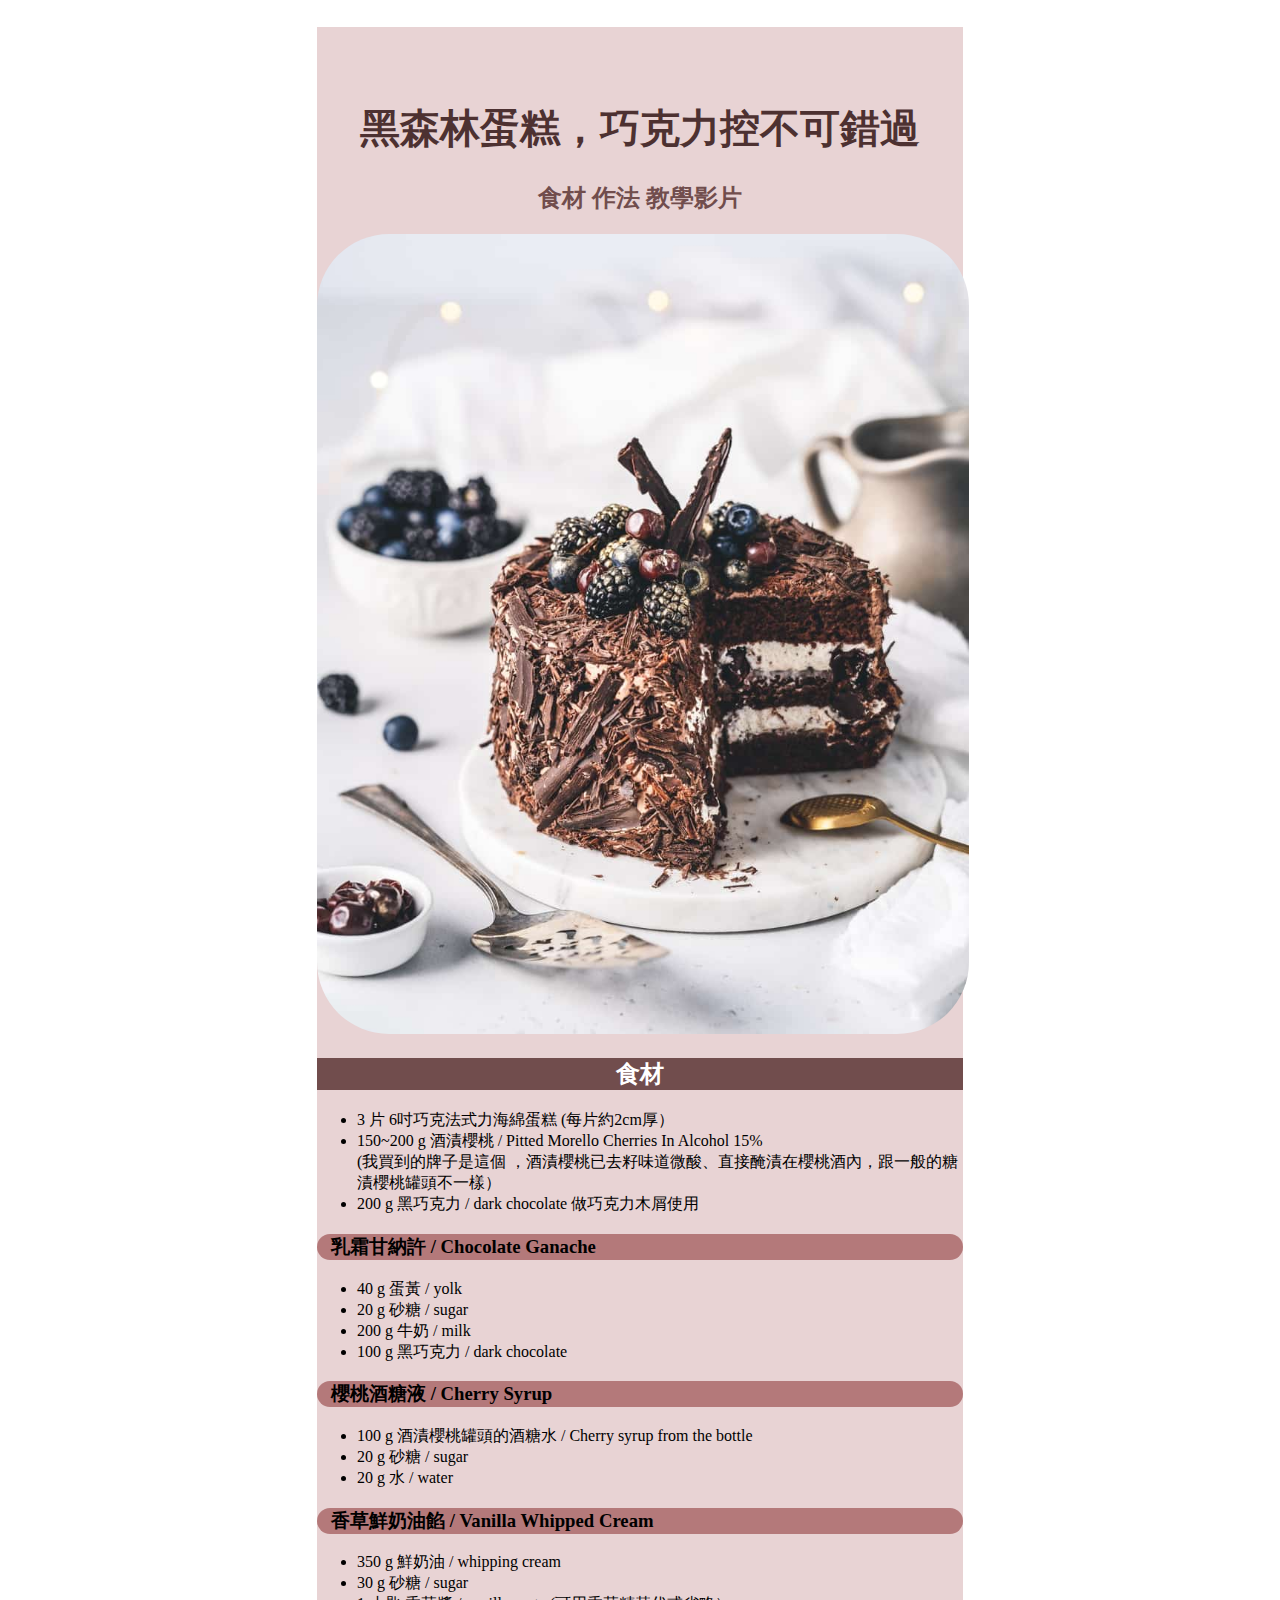
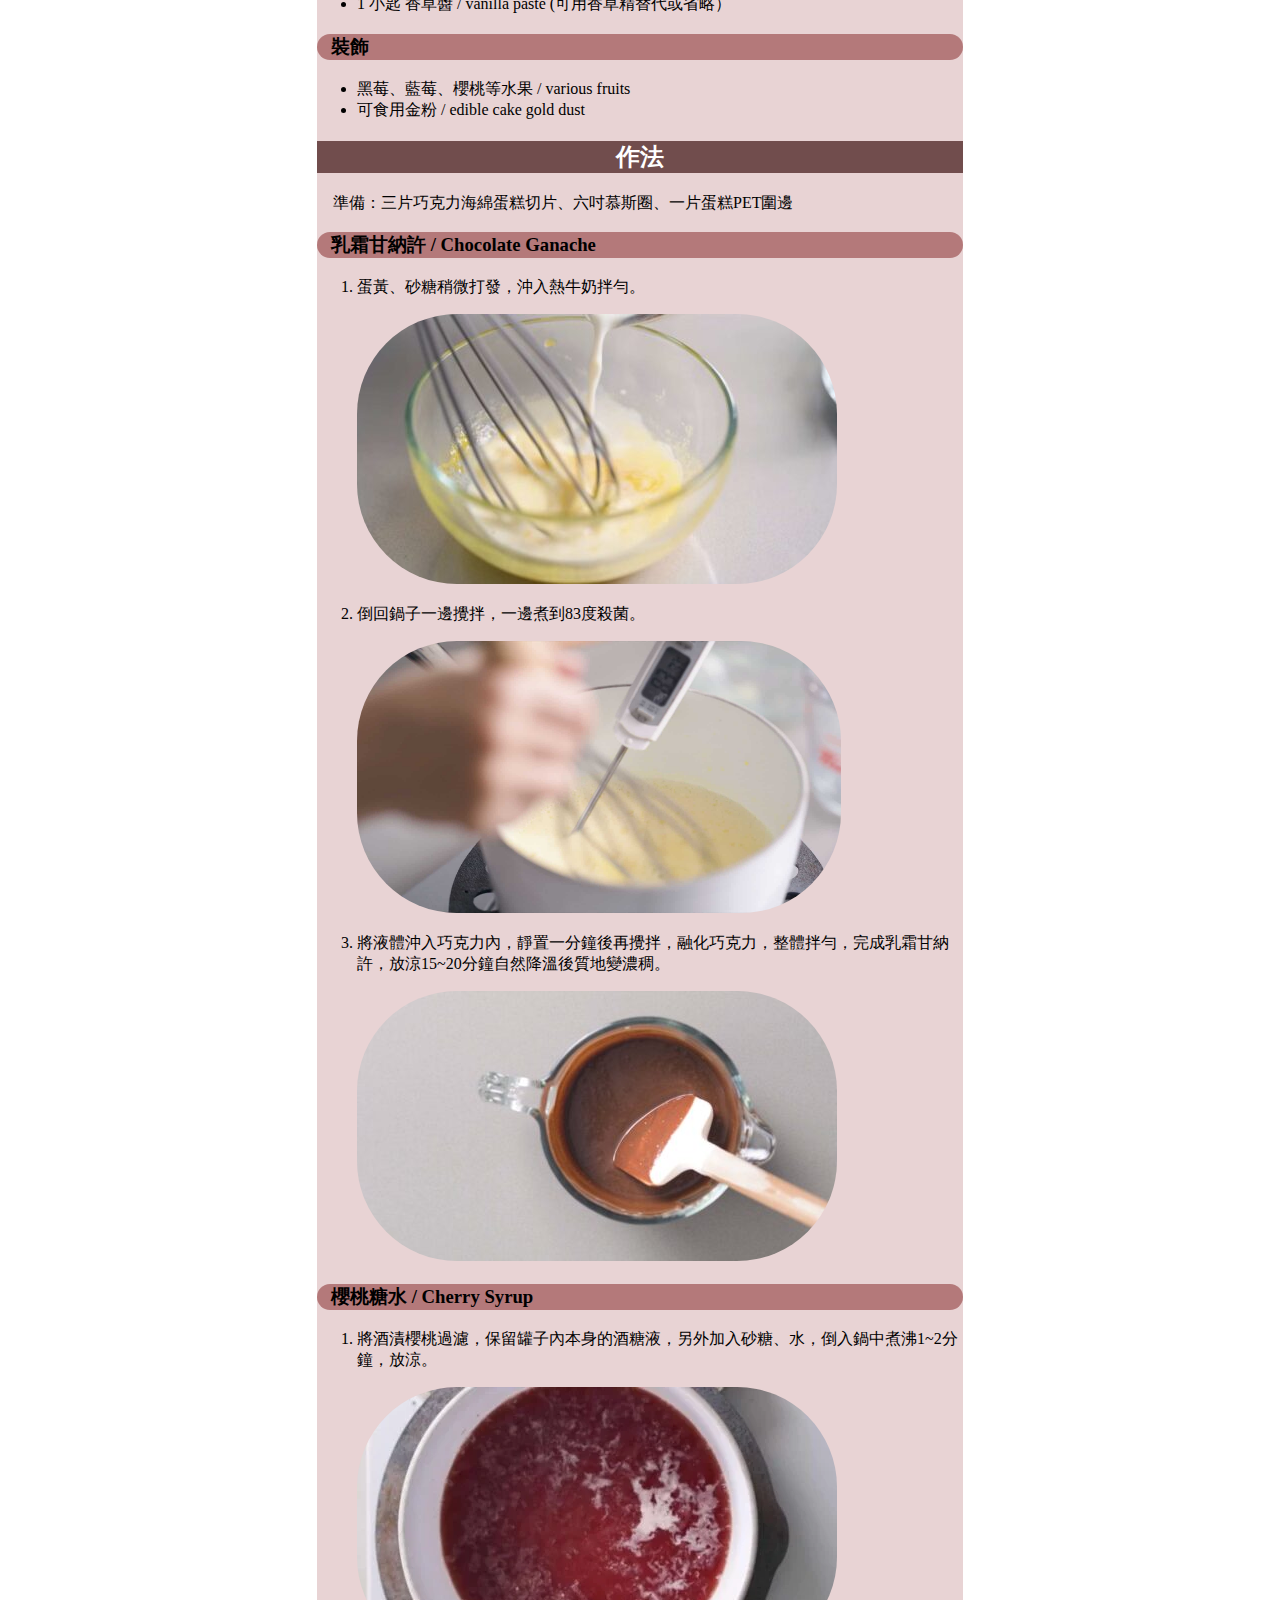
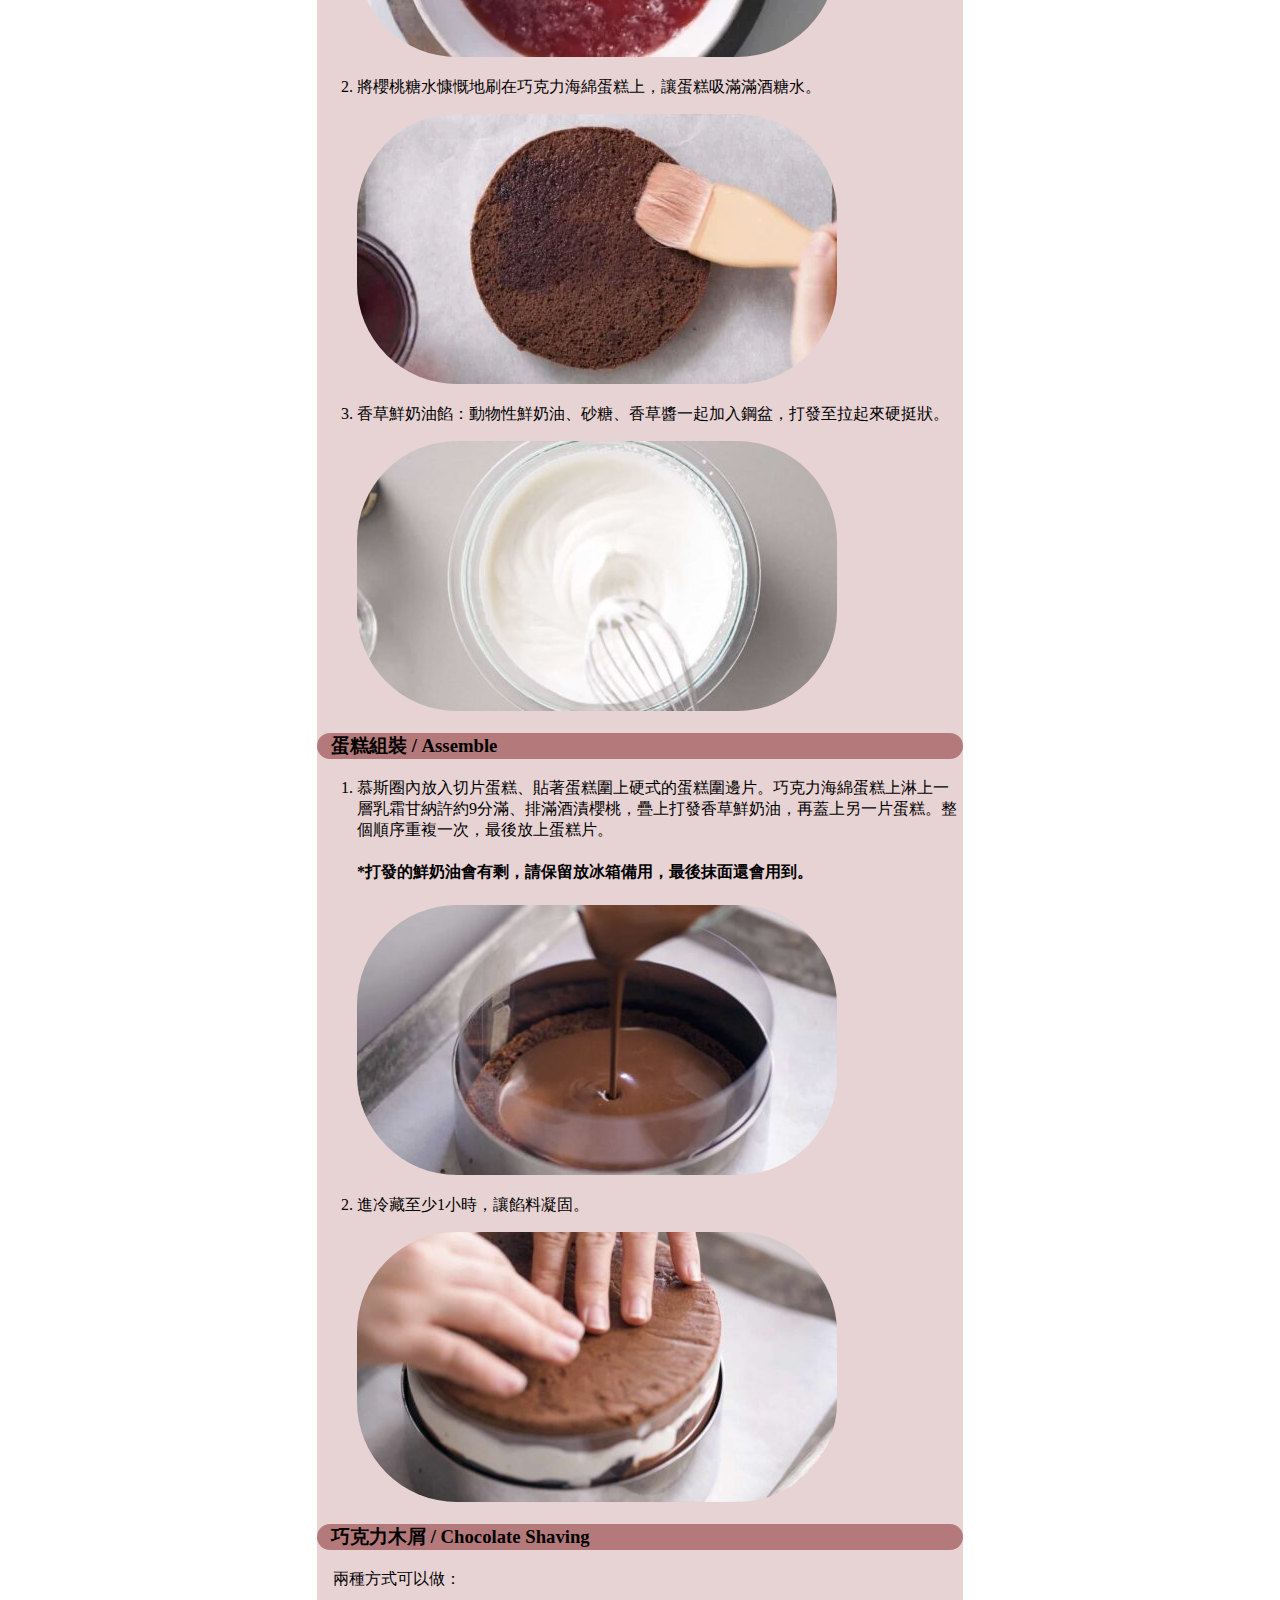
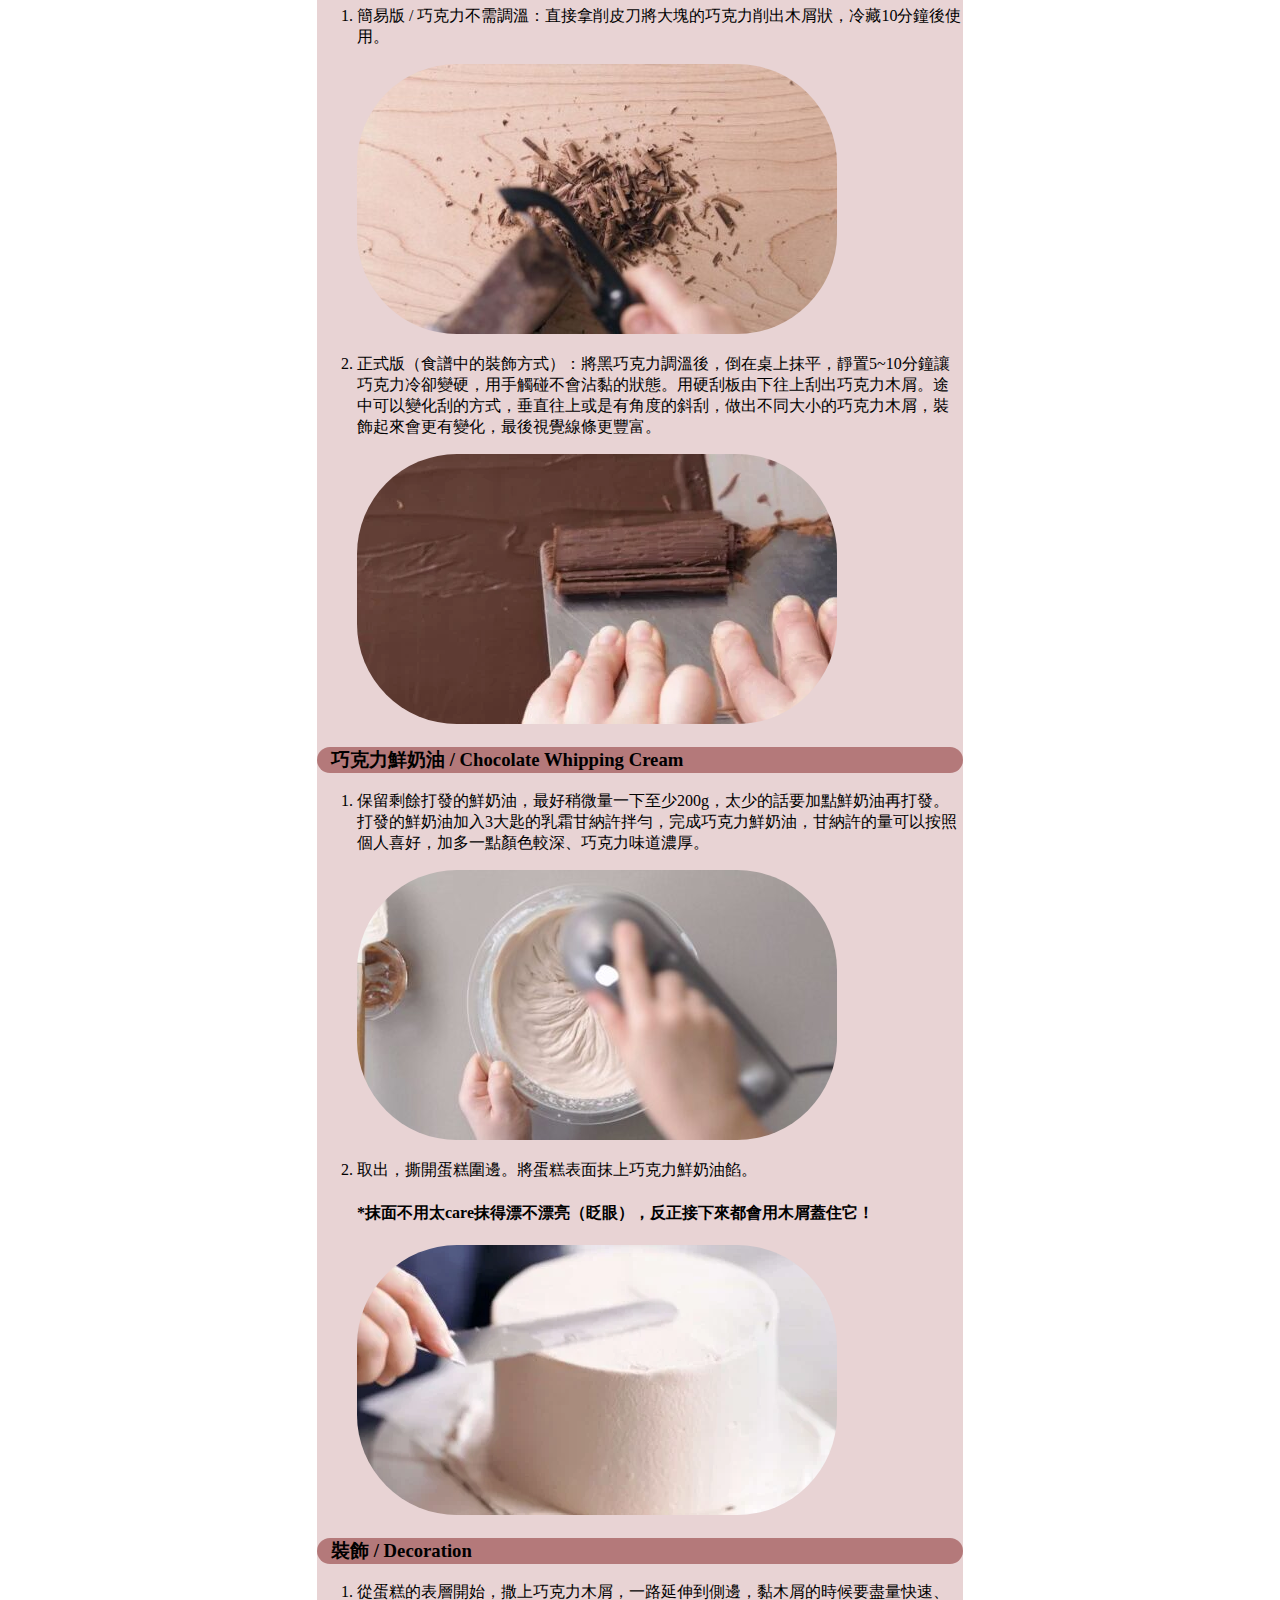
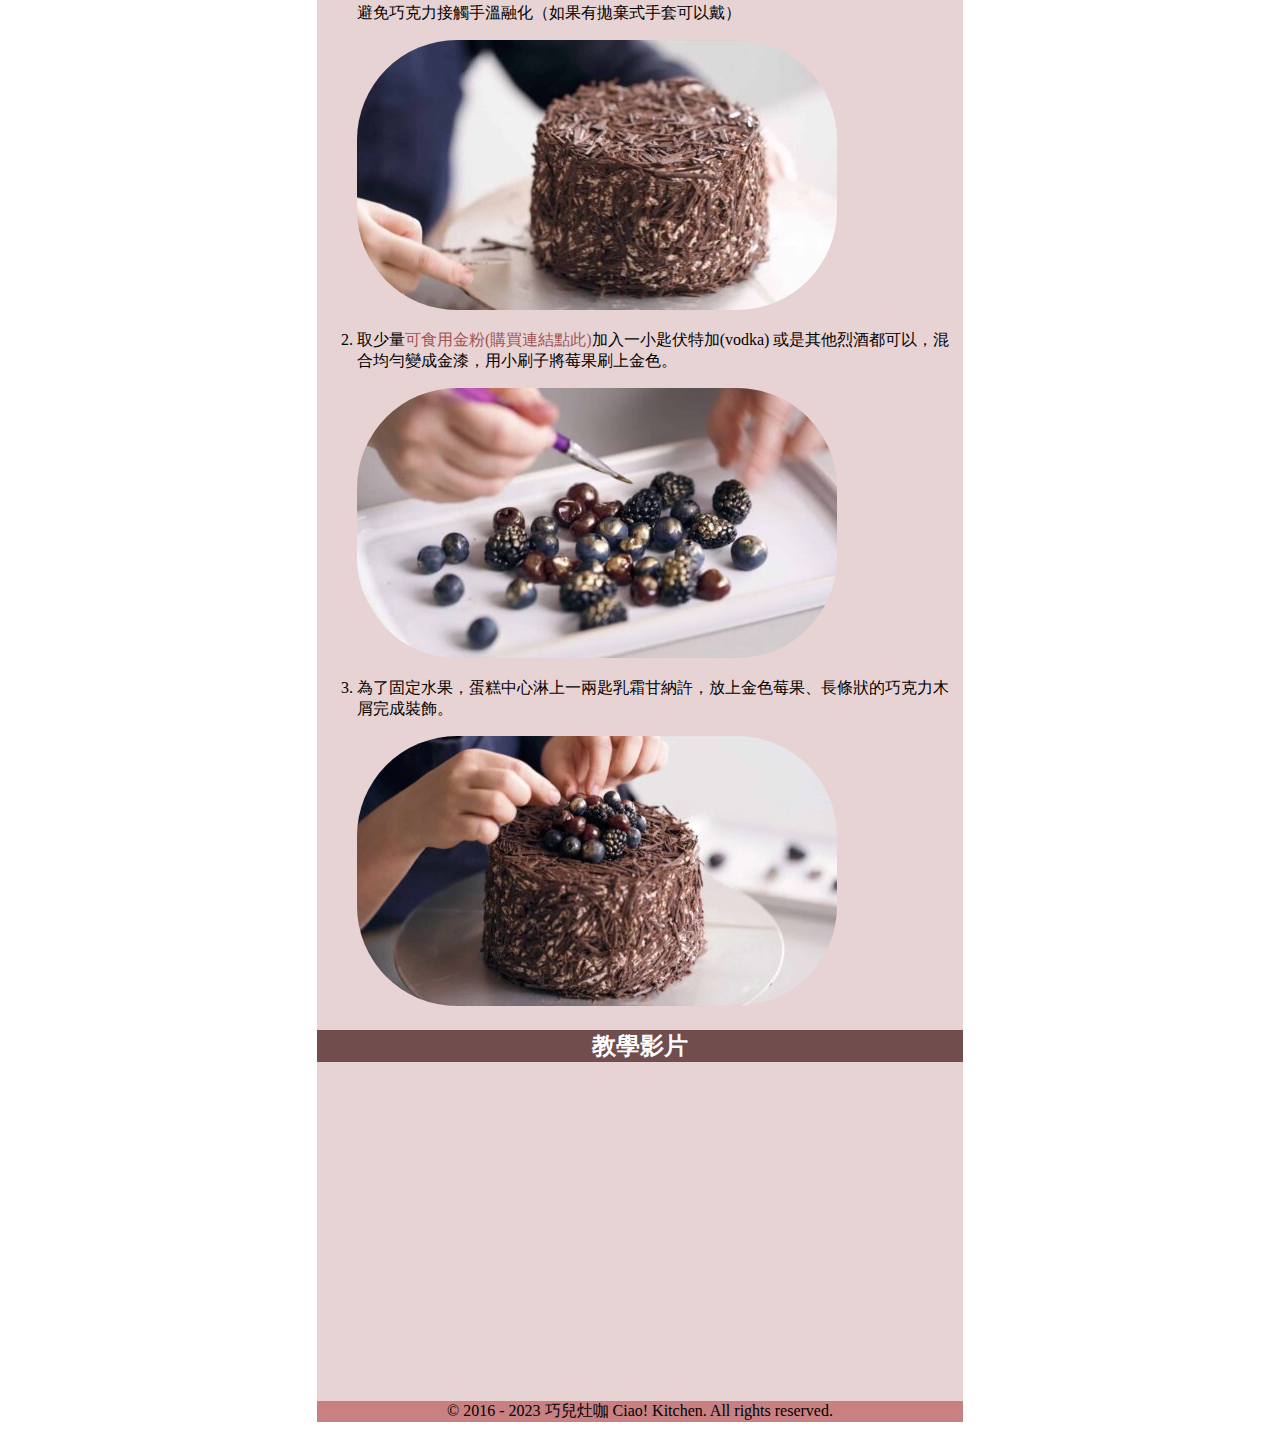
<file: index.html>
<!doctype html>
<html>
<head>
<meta charset="utf-8">
<title>黑森林蛋糕，巧克力控不可錯過</title>
<link href="style1.css" rel="stylesheet" type="text/css">
</head>

<body>
<div class="container">
  <header>
    <h1>&nbsp;</h1>
    <h1>黑森林蛋糕，巧克力控不可錯過</h1>
<nav>
      <h2><a href="#a1">食材</a> <a href="#a2">作法</a> <a href="#a3">教學影片</a></h2>
    </nav>
    <img src="black-forest-cake-04.jpg" width="650" height="800" alt=""/>
    </header>
  <main>
    <article>
      <h2 id="a1">食材</h2>
      <ul>
        <li> 3 片 6吋巧克法式力海綿蛋糕 (每片約2cm厚） </li>
        <li> 150~200 g 酒漬櫻桃 / Pitted Morello Cherries In Alcohol 15% <br>
          (我買到的牌子是這個 ，酒漬櫻桃已去籽味道微酸、直接醃漬在櫻桃酒內，跟一般的糖漬櫻桃罐頭不一樣） </li>
        <li> 200 g 黑巧克力 / dark chocolate 做巧克力木屑使用 </li>
      </ul>
      <h3>&nbsp; &nbsp;乳霜甘納許 / Chocolate Ganache </h3>
      <ul>
        <li> 40 g 蛋黃 / yolk </li>
        <li> 20 g 砂糖 / sugar </li>
        <li> 200 g 牛奶 / milk </li>
        <li> 100 g 黑巧克力 / dark chocolate </li>
      </ul>
      <h3>&nbsp; &nbsp;櫻桃酒糖液 / Cherry Syrup </h3>
      <ul>
        <li> 100 g 酒漬櫻桃罐頭的酒糖水 / Cherry syrup from the bottle </li>
        <li> 20 g 砂糖 / sugar </li>
        <li> 20 g 水 / water </li>
      </ul>
      <h3>&nbsp; &nbsp;香草鮮奶油餡 / Vanilla Whipped Cream </h3>
      <ul>
        <li>350 g 鮮奶油 / whipping cream</li>
        <li> 30 g 砂糖 / sugar</li>
        <li> 1 小匙 香草醬 / vanilla paste (可用香草精替代或省略） </li>
      </ul>
      <h3> &nbsp; &nbsp;裝飾</h3>
      <ul>
        <li> 黑莓、藍莓、櫻桃等水果 / various fruits </li>
        <li> 可食用金粉 / edible cake gold dust </li>
      </ul>
    </article>
    <article>
      <h2 id="a2">作法</h2>
      <p>&nbsp; &nbsp; 準備：三片巧克力海綿蛋糕切片、六吋慕斯圈、一片蛋糕PET圍邊</p>
      <h3>&nbsp; &nbsp;乳霜甘納許 / Chocolate Ganache </h3>
      <ol>
        <li>
          <p> 蛋黃、砂糖稍微打發，沖入熱牛奶拌勻。 </p>
        </li>
        
  <p><img src="1.jpg" width="480" height="270" alt=""/> </p>
  

        <li>
          <p>倒回鍋子一邊攪拌，一邊煮到83度殺菌。</p>
        </li>
        <img src="2.jpg" width="480" height="272" alt=""/>
        <li>
          <p>將液體沖入巧克力內，靜置一分鐘後再攪拌，融化巧克力，整體拌勻，完成乳霜甘納許，放涼15~20分鐘自然降溫後質地變濃稠。</p>
        </li>
        <img src="black-forest-cake-08-480x270.jpg" width="480" height="270" alt=""/>
      </ol>
      <h3>&nbsp; &nbsp;櫻桃糖水 / Cherry Syrup </h3>
      <ol>
        <li>
          <p>將酒漬櫻桃過濾，保留罐子內本身的酒糖液，另外加入砂糖、水，倒入鍋中煮沸1~2分鐘，放涼。 </p>
          <img src="black-forest-cake-10-480x270.jpg" alt=""/> </li>
        <li>
          <p> 將櫻桃糖水慷慨地刷在巧克力海綿蛋糕上，讓蛋糕吸滿滿酒糖水。 </p>
          <img src="black-forest-cake-11-480x270.jpg" alt=""/> </li>
        <li>
          <p> 香草鮮奶油餡：動物性鮮奶油、砂糖、香草醬一起加入鋼盆，打發至拉起來硬挺狀。 </p>
          <img src="3.jpg" width="480" height="270" alt=""/> </li>
      </ol>
      <h3>&nbsp; &nbsp;蛋糕組裝 / Assemble</h3>
      <ol>
        <li>
          <p> 慕斯圈內放入切片蛋糕、貼著蛋糕圍上硬式的蛋糕圍邊片。巧克力海綿蛋糕上淋上一層乳霜甘納許約9分滿、排滿酒漬櫻桃，疊上打發香草鮮奶油，再蓋上另一片蛋糕。整個順序重複一次，最後放上蛋糕片。</p>
          
          <h4>*打發的鮮奶油會有剩，請保留放冰箱備用，最後抹面還會用到。</h4>
        <img src="2-1.jpg" width="480" height="270" alt=""/>  </li> 
        
        <li>
          <p>進冷藏至少1小時，讓餡料凝固。</p>
          <img src="2-2.jpg" width="480" height="270" alt=""/> </li>
      </ol>
      <h3>&nbsp; &nbsp;巧克力木屑 / Chocolate Shaving</h3>
      <p>&nbsp; &nbsp; 兩種方式可以做： </p>
      <ol>
        <li>
          <p> 簡易版 / 巧克力不需調溫：直接拿削皮刀將大塊的巧克力削出木屑狀，冷藏10分鐘後使用。</p>
        </li>
        <img src="3-1.jpg" width="480" height="270" alt=""/>
        <li>
          <p> 正式版（食譜中的裝飾方式）：將黑巧克力調溫後，倒在桌上抹平，靜置5~10分鐘讓巧克力冷卻變硬，用手觸碰不會沾黏的狀態。用硬刮板由下往上刮出巧克力木屑。途中可以變化刮的方式，垂直往上或是有角度的斜刮，做出不同大小的巧克力木屑，裝飾起來會更有變化，最後視覺線條更豐富。</p>
          <img src="black-forest-cake-16-480x270.jpg" alt=""/> </li>
      </ol>
      <h3>&nbsp; &nbsp;巧克力鮮奶油 / Chocolate Whipping Cream</h3>
      <ol>
        <li>
          <p>保留剩餘打發的鮮奶油，最好稍微量一下至少200g，太少的話要加點鮮奶油再打發。打發的鮮奶油加入3大匙的乳霜甘納許拌勻，完成巧克力鮮奶油，甘納許的量可以按照個人喜好，加多一點顏色較深、巧克力味道濃厚。</p>
          <img src="4-1.jpg" width="480" height="270" alt=""/> </li>
        <li>
          <p> 取出，撕開蛋糕圍邊。將蛋糕表面抹上巧克力鮮奶油餡。</p></li>
        <h4>*抹面不用太care抹得漂不漂亮（眨眼），反正接下來都會用木屑蓋住它！ </h4>
        <img src="black-forest-cake-19-480x270.jpg" alt=""/> 
      </ol>
    </article>
    <article>
      <h3>&nbsp; &nbsp;裝飾 / Decoration </h3>
      <ol>
        <li>
          <p>從蛋糕的表層開始，撒上巧克力木屑，一路延伸到側邊，黏木屑的時候要盡量快速、避免巧克力接觸手溫融化（如果有拋棄式手套可以戴）</p>
        </li>
        <img src="5-1.jpg" width="480" height="270" alt=""/>
        <li>
          <p> 取少量<a href="https://www.amazon.com/gp/product/B07K843SZ9/ref=as_li_qf_asin_il_tl?ie=UTF8&tag=ciaokitchen-20&creative=9325&linkCode=as2&creativeASIN=B07K843SZ9&linkId=8797c05819f0cc19102d628e1c0b21cc" target="_blank">可食用金粉(購買連結點此)</a>加入一小匙伏特加(vodka) 或是其他烈酒都可以，混合均勻變成金漆，用小刷子將莓果刷上金色。</p>
        </li>
        <img src="5-2.jpg" width="480" height="270" alt=""/>
        <li>
          <p>為了固定水果，蛋糕中心淋上一兩匙乳霜甘納許，放上金色莓果、長條狀的巧克力木屑完成裝飾。</p>
        </li>
        <img src="5-3.jpg" width="480" height="270" alt=""/>
      </ol>
      <h2 id="a3">教學影片 </h2>
      <iframe width="560" height="315" src="https://www.youtube.com/embed/hjVixCDcDTs" title="YouTube video player" frameborder="0" allow="accelerometer; autoplay; clipboard-write; encrypted-media; gyroscope; picture-in-picture; web-share" allowfullscreen></iframe>
    </article>
    </main>
  <footer>© 2016 - 2023 巧兒灶咖 Ciao! Kitchen. All rights reserved.</footer>
</div>

</body>
</html>
</file>
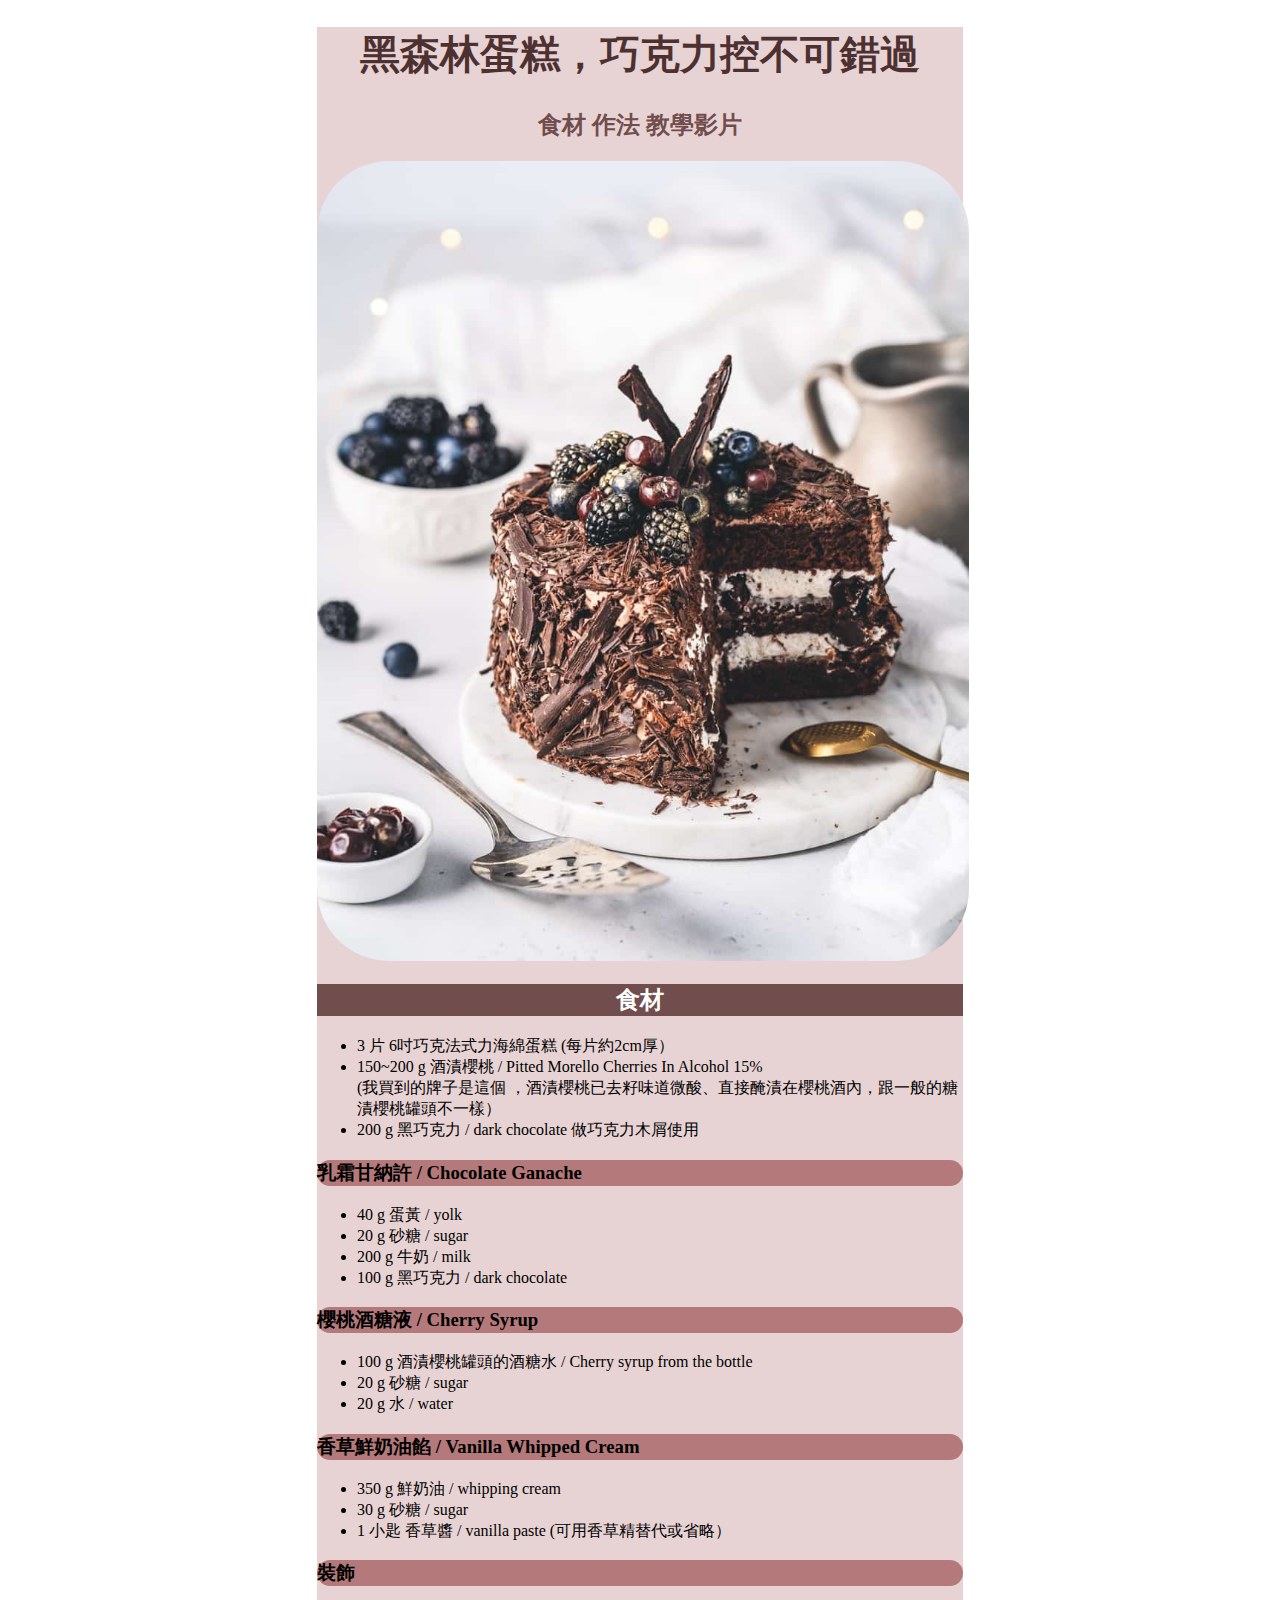
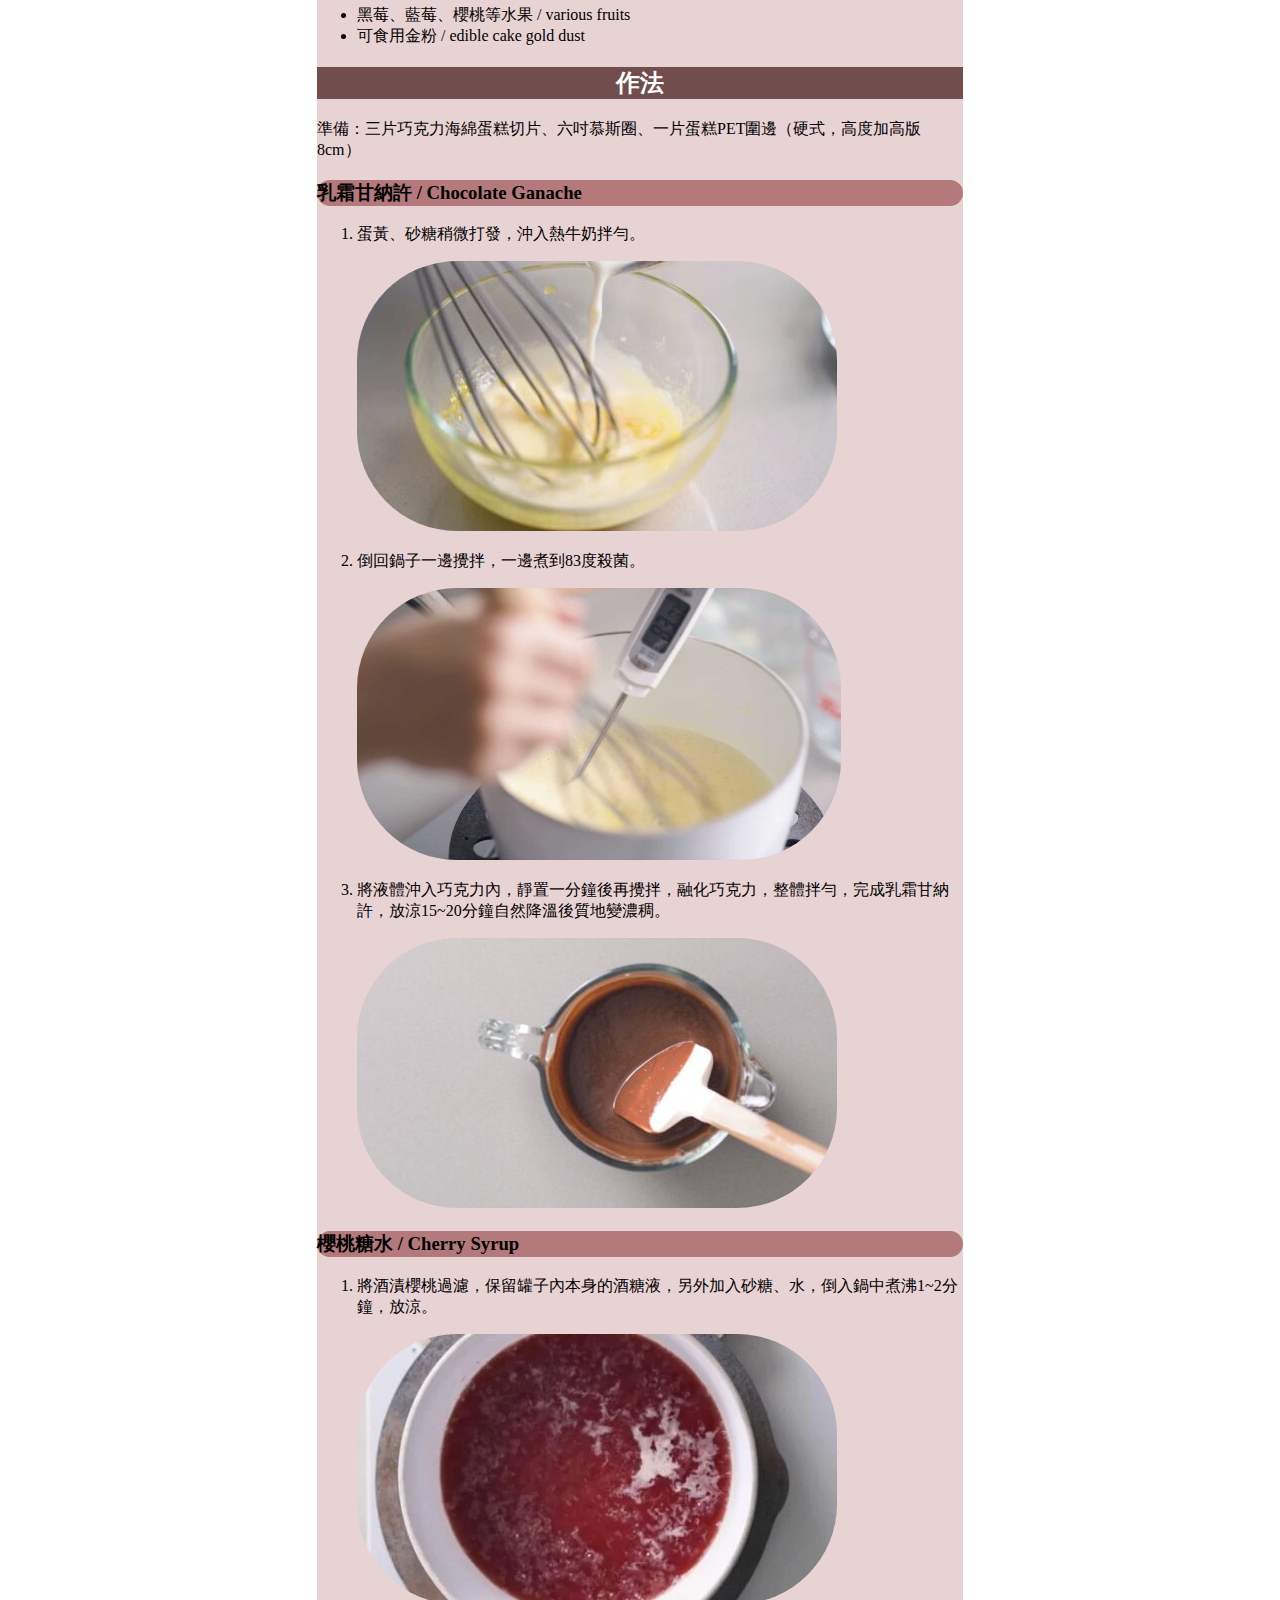
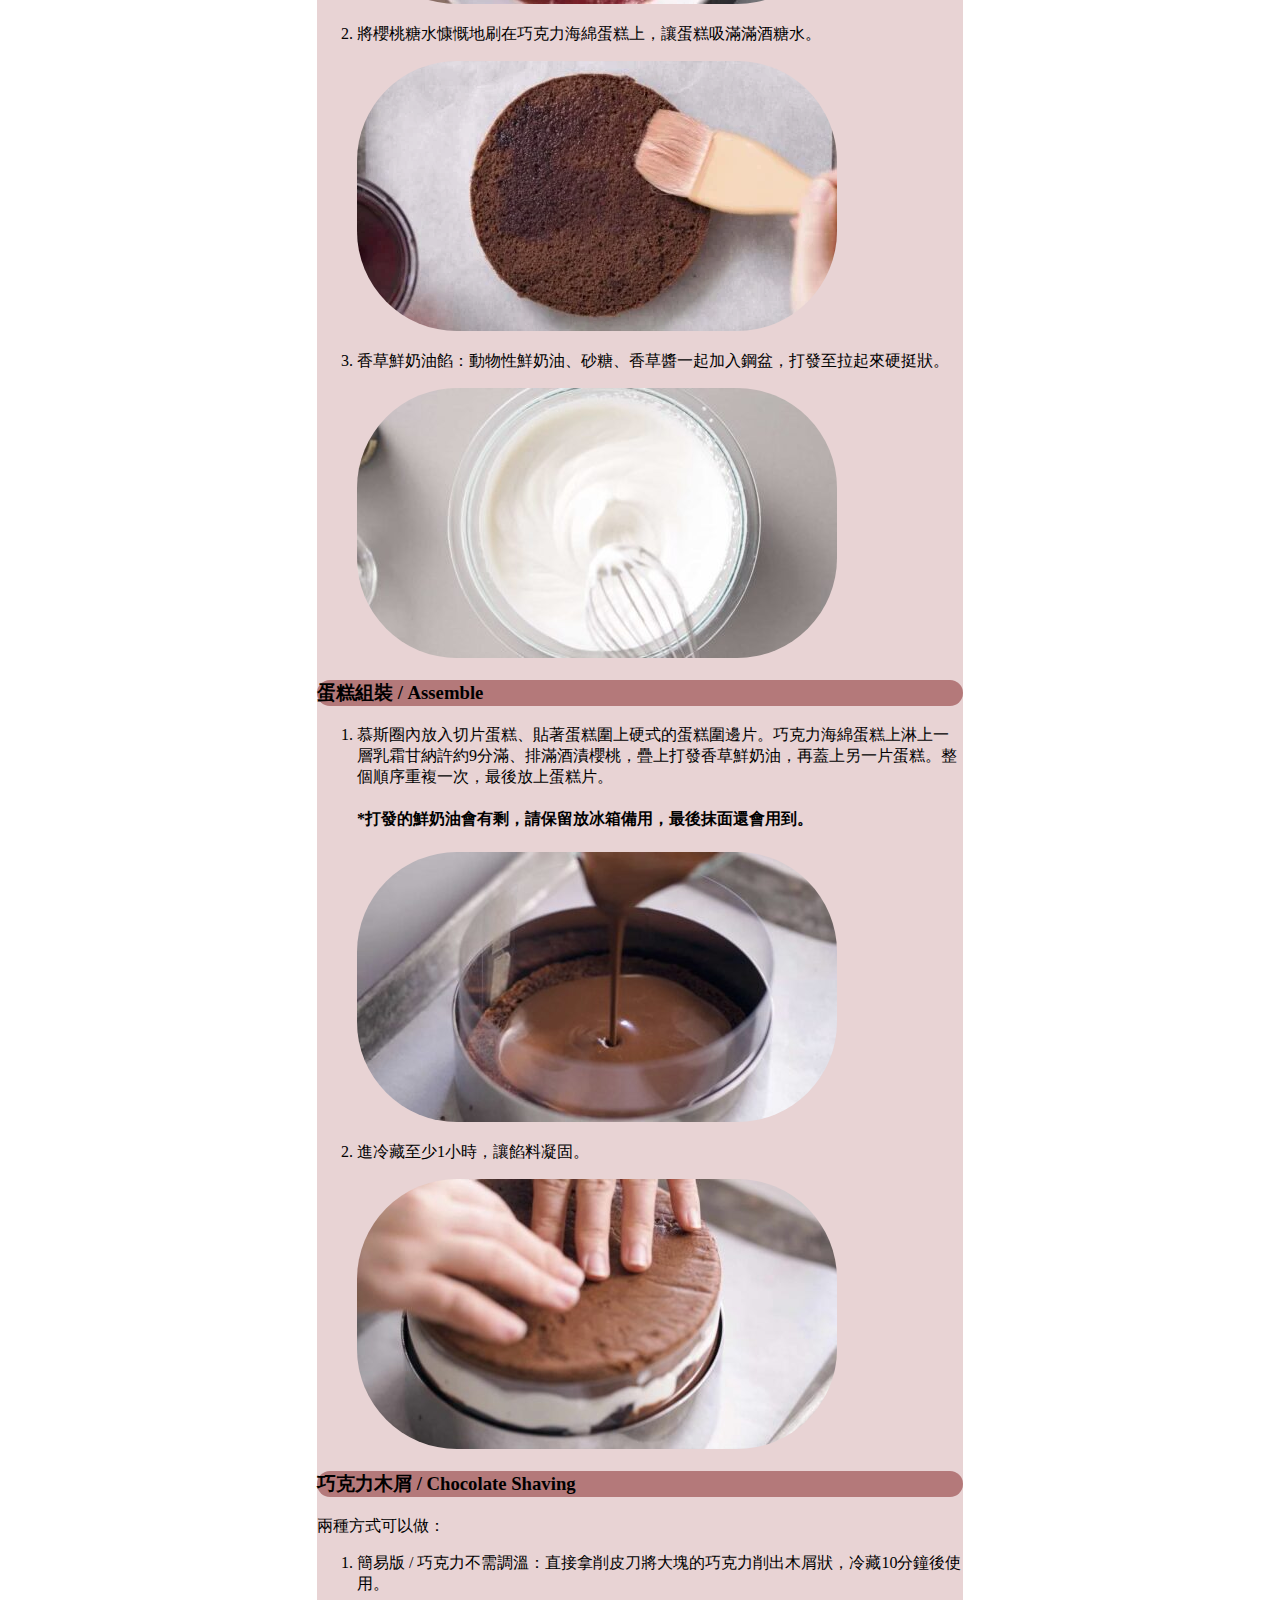
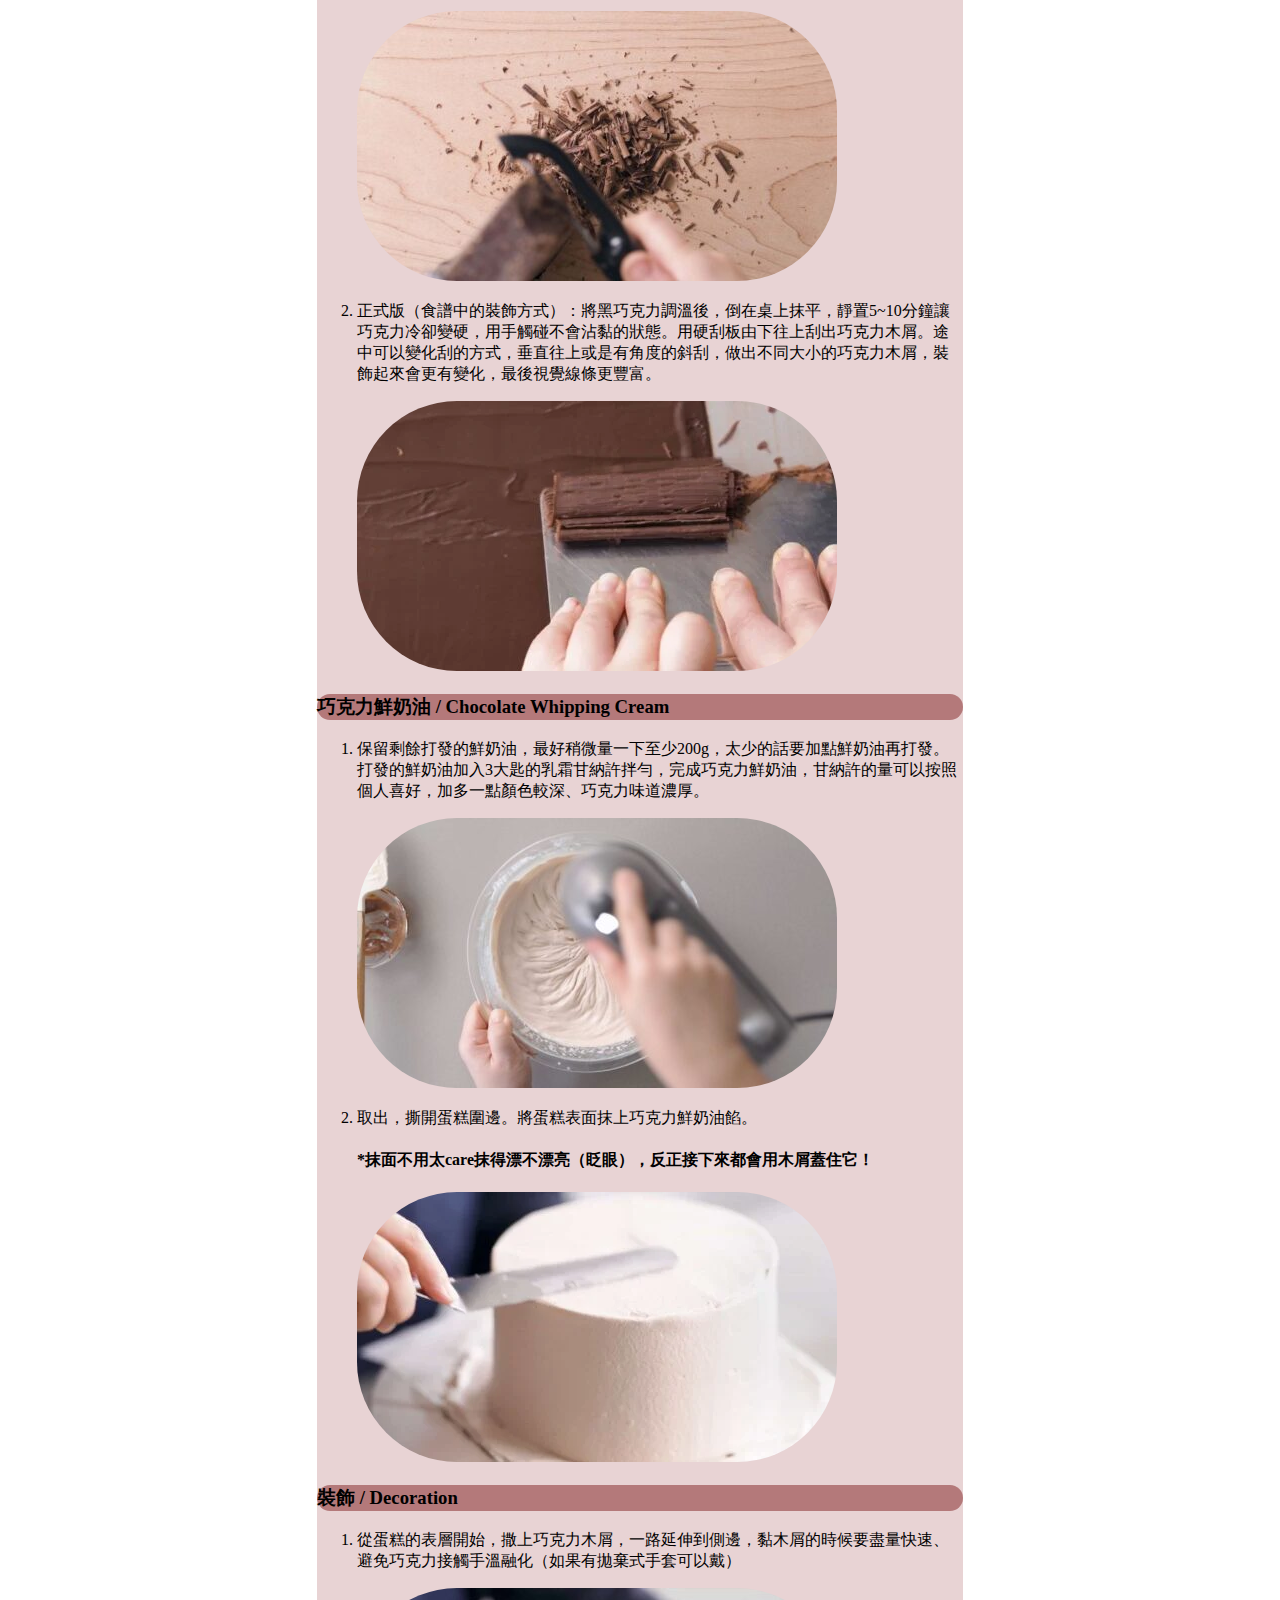
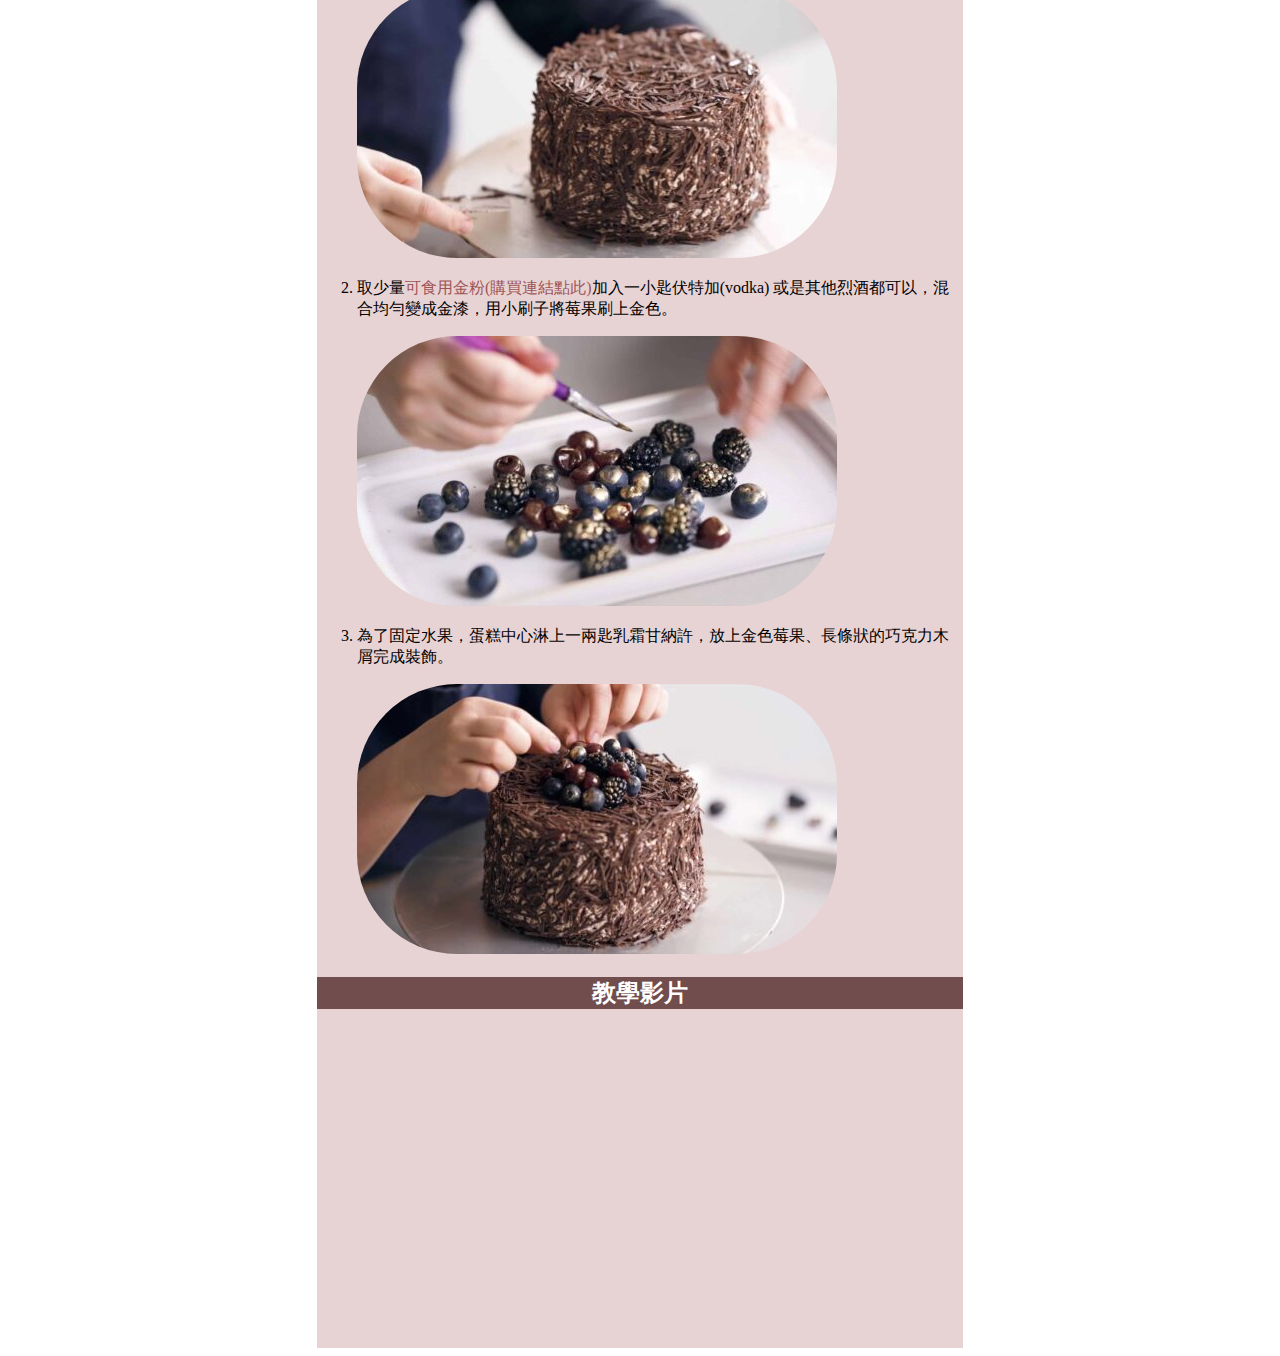
<file: index.html2.html>
<!doctype html>
<html>
<head>
<meta charset="utf-8">
<title>黑森林蛋糕，巧克力控不可錯過</title>
<link href="style1.css" rel="stylesheet" type="text/css">
</head>

<body>
<div class="container">
  <header>
    <h1>黑森林蛋糕，巧克力控不可錯過</h1>
    
  <nav>
    <h2><a href="#a1">食材</a> <a href="#a2">作法</a> <a href="#a3">教學影片</a></h2>
  </nav>
    <img src="black-forest-cake-04.jpg" width="650" height="800" alt=""/>
  </header>
  <main>
    <article>
  <h2 id="a1">食材</h2>
      <ul>
        <li> 3 片 6吋巧克法式力海綿蛋糕 (每片約2cm厚） </li>
        <li> 150~200 g 酒漬櫻桃 / Pitted Morello Cherries In Alcohol 15% <br>
          (我買到的牌子是這個 ，酒漬櫻桃已去籽味道微酸、直接醃漬在櫻桃酒內，跟一般的糖漬櫻桃罐頭不一樣） </li>
        <li> 200 g 黑巧克力 / dark chocolate 做巧克力木屑使用 </li>
      </ul>
      <h3>乳霜甘納許 / Chocolate Ganache </h3>
      <ul>
        <li> 40 g 蛋黃 / yolk </li>
        <li> 20 g 砂糖 / sugar </li>
        <li> 200 g 牛奶 / milk </li>
        <li> 100 g 黑巧克力 / dark chocolate </li>
      </ul>
      <h3>櫻桃酒糖液 / Cherry Syrup </h3>
      <ul>
        <li> 100 g 酒漬櫻桃罐頭的酒糖水 / Cherry syrup from the bottle </li>
        <li> 20 g 砂糖 / sugar </li>
        <li> 20 g 水 / water </li>
      </ul>
      <h3>香草鮮奶油餡 / Vanilla Whipped Cream </h3>
      <ul>
        <li>350 g 鮮奶油 / whipping cream</li>
        <li> 30 g 砂糖 / sugar</li>
        <li> 1 小匙 香草醬 / vanilla paste (可用香草精替代或省略） </li>
      </ul>
      <h3> 裝飾</h3>
      <ul>
        <li> 黑莓、藍莓、櫻桃等水果 / various fruits </li>
        <li> 可食用金粉 / edible cake gold dust </li>
      </ul>
    </article>
    <article>
  <h2 id="a2">作法</h2>
      <p>準備：三片巧克力海綿蛋糕切片、六吋慕斯圈、一片蛋糕PET圍邊（硬式，高度加高版8cm） </p>
      <h3>乳霜甘納許 / Chocolate Ganache </h3>
      <ol>
        <li>
          <p> 蛋黃、砂糖稍微打發，沖入熱牛奶拌勻。 </p>
        </li>
        <p><img src="1.jpg" width="480" height="270" alt=""/> </p>
        <li>
          <p>倒回鍋子一邊攪拌，一邊煮到83度殺菌。</p>
        </li>
        <img src="2.jpg" width="480" height="272" alt=""/>
        <li>
          <p>將液體沖入巧克力內，靜置一分鐘後再攪拌，融化巧克力，整體拌勻，完成乳霜甘納許，放涼15~20分鐘自然降溫後質地變濃稠。</p>
        </li>
        <img src="black-forest-cake-08-480x270.jpg" width="480" height="270" alt=""/>
      </ol>
      <h3>櫻桃糖水 / Cherry Syrup </h3>
      <ol>
        <li>
          <p>將酒漬櫻桃過濾，保留罐子內本身的酒糖液，另外加入砂糖、水，倒入鍋中煮沸1~2分鐘，放涼。 </p>
          <img src="black-forest-cake-10-480x270.jpg" alt=""/> </li>
        <li>
          <p> 將櫻桃糖水慷慨地刷在巧克力海綿蛋糕上，讓蛋糕吸滿滿酒糖水。 </p>
          <img src="black-forest-cake-11-480x270.jpg" alt=""/> </li>
        <li>
          <p> 香草鮮奶油餡：動物性鮮奶油、砂糖、香草醬一起加入鋼盆，打發至拉起來硬挺狀。 </p>
          <img src="3.jpg" width="480" height="270" alt=""/> </li>
      </ol>
      <h3>蛋糕組裝 / Assemble</h3>
      <ol>
        <li>
          <p> 慕斯圈內放入切片蛋糕、貼著蛋糕圍上硬式的蛋糕圍邊片。巧克力海綿蛋糕上淋上一層乳霜甘納許約9分滿、排滿酒漬櫻桃，疊上打發香草鮮奶油，再蓋上另一片蛋糕。整個順序重複一次，最後放上蛋糕片。</p>
          
          <h4>*打發的鮮奶油會有剩，請保留放冰箱備用，最後抹面還會用到。</h4>
        <img src="2-1.jpg" width="480" height="270" alt=""/>  </li> 
        
        <li>
          <p>進冷藏至少1小時，讓餡料凝固。</p>
          <img src="2-2.jpg" width="480" height="270" alt=""/> </li>
      </ol>
      <h3>巧克力木屑 / Chocolate Shaving</h3>
      <p>兩種方式可以做： </p>
      <ol>
        <li>
          <p> 簡易版 / 巧克力不需調溫：直接拿削皮刀將大塊的巧克力削出木屑狀，冷藏10分鐘後使用。</p>
        </li>
        <img src="3-1.jpg" width="480" height="270" alt=""/>
        <li>
          <p> 正式版（食譜中的裝飾方式）：將黑巧克力調溫後，倒在桌上抹平，靜置5~10分鐘讓巧克力冷卻變硬，用手觸碰不會沾黏的狀態。用硬刮板由下往上刮出巧克力木屑。途中可以變化刮的方式，垂直往上或是有角度的斜刮，做出不同大小的巧克力木屑，裝飾起來會更有變化，最後視覺線條更豐富。</p>
          <img src="black-forest-cake-16-480x270.jpg" alt=""/> </li>
      </ol>
      <h3>巧克力鮮奶油 / Chocolate Whipping Cream</h3>
      <ol>
        <li>
          <p>保留剩餘打發的鮮奶油，最好稍微量一下至少200g，太少的話要加點鮮奶油再打發。打發的鮮奶油加入3大匙的乳霜甘納許拌勻，完成巧克力鮮奶油，甘納許的量可以按照個人喜好，加多一點顏色較深、巧克力味道濃厚。</p>
          <img src="4-1.jpg" width="480" height="270" alt=""/> </li>
        <li>
          <p> 取出，撕開蛋糕圍邊。將蛋糕表面抹上巧克力鮮奶油餡。</p></li>
        <h4>*抹面不用太care抹得漂不漂亮（眨眼），反正接下來都會用木屑蓋住它！ </h4>
        <img src="black-forest-cake-19-480x270.jpg" alt=""/> 
      </ol>
    </article>
    <article>
      <h3>裝飾 / Decoration </h3>
      <ol>
        <li>
          <p>從蛋糕的表層開始，撒上巧克力木屑，一路延伸到側邊，黏木屑的時候要盡量快速、避免巧克力接觸手溫融化（如果有拋棄式手套可以戴）</p>
        </li>
        <img src="5-1.jpg" width="480" height="270" alt=""/>
        <li>
          <p> 取少量<a href="https://www.amazon.com/gp/product/B07K843SZ9/ref=as_li_qf_asin_il_tl?ie=UTF8&tag=ciaokitchen-20&creative=9325&linkCode=as2&creativeASIN=B07K843SZ9&linkId=8797c05819f0cc19102d628e1c0b21cc" target="_blank">可食用金粉(購買連結點此)</a>加入一小匙伏特加(vodka) 或是其他烈酒都可以，混合均勻變成金漆，用小刷子將莓果刷上金色。</p>
        </li>
        <img src="5-2.jpg" width="480" height="270" alt=""/>
        <li>
          <p>為了固定水果，蛋糕中心淋上一兩匙乳霜甘納許，放上金色莓果、長條狀的巧克力木屑完成裝飾。</p>
        </li>
        <img src="5-3.jpg" width="480" height="270" alt=""/>
      </ol>
      <h2 id="a3">教學影片 </h2>
      <iframe width="560" height="315" src="https://www.youtube.com/embed/hjVixCDcDTs" title="YouTube video player" frameborder="0" allow="accelerometer; autoplay; clipboard-write; encrypted-media; gyroscope; picture-in-picture; web-share" allowfullscreen></iframe>
    </article>
  </main>
</div>
</body>
</html>
</file>
<file: style1.css>
@charset "utf-8";
.container {
    margin-left: auto;
    margin-right: auto;
    width: 646px;
    background-color: #E8D3D4;
    -webkit-box-shadow: inset 0px 0px;
    box-shadow: inset 0px 0px;

}
article h3 {
    text-align: left;
    background-color: #B4797A;
    border-radius: 352px;


}

main article iframe {
    text-align: left;
    right: auto;
    width: 645px;
    left: auto;
}
img   {
    clear: none;
    width: auto;
    border-radius: 100px;
    padding-left: auto;
    padding-right: auto;



}

footer {
    text-align: center;
    background-color: #C98082;
}





header h1 {
    color: #4D3131;
    font-size: 30pt;
    text-align: center;
    font-style: normal;
    min-height: 0px;
}
.container header img {
    text-align: center;
    margin-left: auto;
    margin-top: auto;
    margin-right: auto;
    margin-bottom: auto;
    border-radius: 72px;
    padding-top: 0px;
    padding-right: 0px;
    padding-bottom: 0px;
    padding-left: 0px;
}

li p a:link {
    color: #9E5455;
    text-decoration: none;
}
li p a:hover {
    color: #642F30;
}



nav a:link {
    text-decoration: none;
    text-align: left;
    color: #714D4D;


}
nav h2 a:hover {
    color: #362020;
}
article h2 {
    color: #FFFFFF;
    background-color: #714D4D;
    text-align: center;
}


nav {
    text-align: center;
}
</file>
